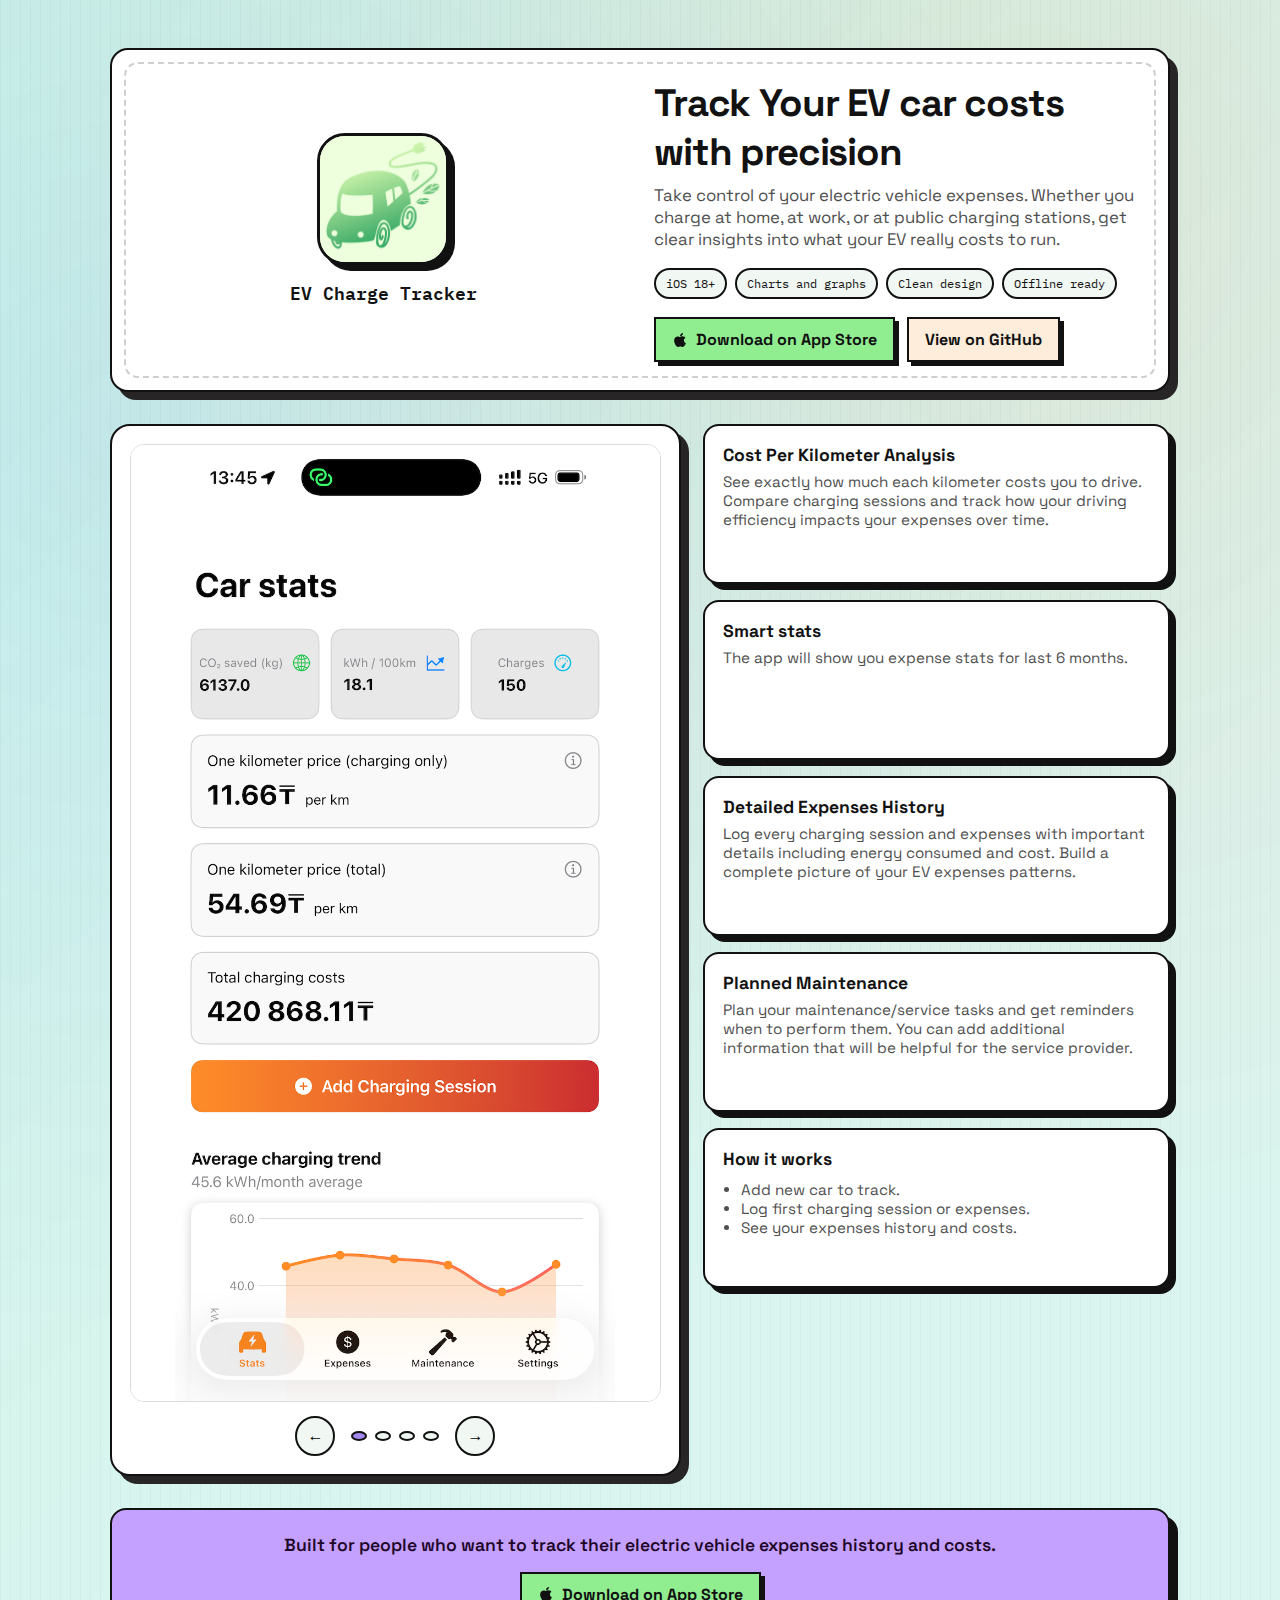
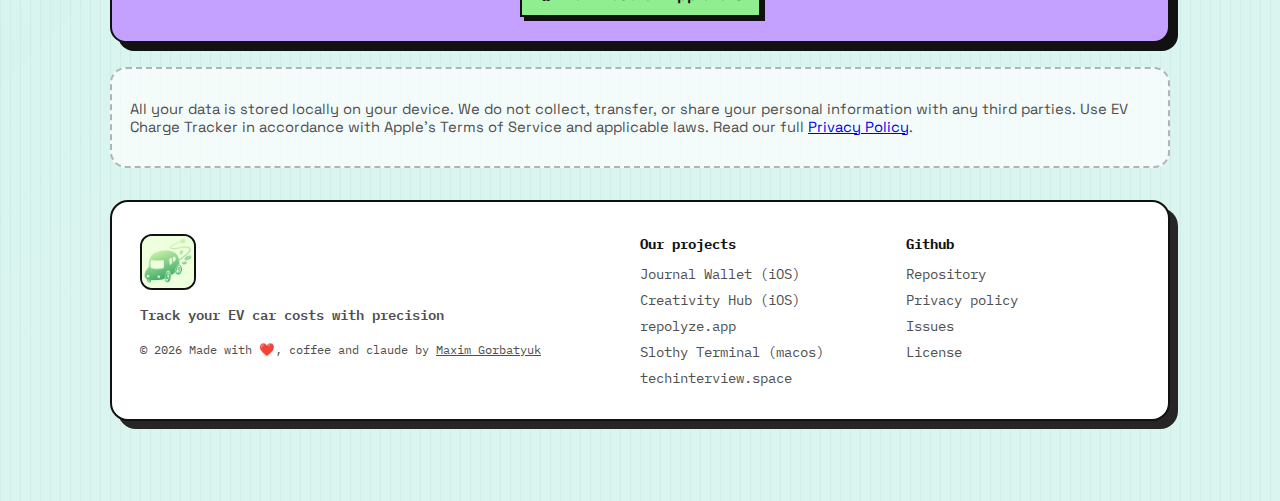
<file: docs/index.html>
<!DOCTYPE html>
<html lang="en">

<head>
  <meta charset="UTF-8">
  <meta name="viewport" content="width=device-width, initial-scale=1.0">
  <title>EV Charge Tracker - Track Your Electric Vehicle Expenses Costs</title>
  <meta name="theme-color" content="#daf5f0" />

  <meta name="description"
    content="Track your electric vehicle charging sessions and expenses, monitor costs per kilometer, and optimize your EV charging experience with our iOS app.">
  <meta name="author" content="Maxim Gorbatyuk">

  <!-- Open Graph / Facebook -->
  <meta property="og:type" content="website">
  <meta property="og:url" content="https://mgorbatyuk.dev/ev-charging-tracker/">
  <meta property="og:title" content="EV Charge Tracker - Track Your Electric Vehicle Expenses Costs">
  <meta property="og:description"
    content="Track your electric vehicle charging sessions and expenses, monitor costs per kilometer, and optimize your EV charging experience with our iOS app.">
  <meta property="og:image" content="https://mgorbatyuk.dev/ev-charging-tracker/assets/app_icon.png">
  <meta property="og:site_name" content="EV Charge Tracker">

  <!-- Twitter -->
  <meta name="twitter:card" content="summary_large_image">
  <meta name="twitter:url" content="https://mgorbatyuk.dev/ev-charging-tracker/">
  <meta name="twitter:title" content="EV Charge Tracker - Track Your Electric Vehicle Expenses Costs">
  <meta name="twitter:description"
    content="Track your electric vehicle charging sessions and expenses, monitor costs per kilometer, and optimize your EV charging experience with our iOS app.">
  <meta name="twitter:image" content="https://mgorbatyuk.dev/ev-charging-tracker/assets/app_icon.png">

  <link rel="preconnect" href="https://fonts.googleapis.com">
  <link rel="preconnect" href="https://fonts.gstatic.com" crossorigin>
  <link rel="icon" href="./assets/app_icon.png" />

  <link rel="stylesheet" href="./brutalism-style.css" />

  <!-- Google tag (gtag.js) -->
  <script async src="https://www.googletagmanager.com/gtag/js?id=G-VEWM0XYMMH"></script>
  <script>
    window.dataLayer = window.dataLayer || [];
    function gtag() { dataLayer.push(arguments); }
    gtag('js', new Date());

    gtag('config', 'G-VEWM0XYMMH');
  </script>
  <script type="application/ld+json">
      {
        "@context": "https://schema.org",
        "@type": "SoftwareApplication",
        "name": "EV Charge Tracker",
        "operatingSystem": "iOS 18+",
        "applicationCategory": "UtilitiesApplication",
        "description": "Track your electric vehicle charging sessions and expenses, monitor costs per kilometer, and optimize your EV charging experience with our iOS app.",
        "url": "https://mgorbatyuk.dev/ev-charging-tracker/",
        "downloadUrl": "https://apps.apple.com/app/id6754165643",
        "author": {
          "@type": "Person",
          "name": "maximgorbatyuk"
        }
      }
    </script>
</head>

<body>
  <main class="page">
    <section class="hero">
      <div class="hero-media">
        <img class="logo" src="./assets/app_icon.png" alt="Application logo" />
        <span class="app-name">EV Charge Tracker</span>
      </div>
      <div>
        <h1>Track Your EV car costs with precision</h1>
        <p>
          Take control of your electric vehicle expenses.
          Whether you charge at home, at work, or at public charging stations, get clear insights into what your EV
          really costs to run.
        </p>
        <div class="badge-row">
          <span class="badge">iOS 18+</span>
          <span class="badge">Charts and graphs</span>
          <span class="badge">Clean design</span>
          <span class="badge">Offline ready</span>
        </div>
        <div class="cta">
          <a class="button" href="https://apps.apple.com/app/id6754165643" target="_blank"><svg class="button-icon"
              xmlns="http://www.w3.org/2000/svg" viewBox="0 0 384 512" width="16" height="16" fill="currentColor">
              <path
                d="M318.7 268.7c-.2-36.7 16.4-64.4 50-84.8-18.8-26.9-47.2-41.7-84.7-44.6-35.5-2.8-74.3 20.7-88.5 20.7-15 0-49.4-19.7-76.4-19.7C63.3 141.2 4 184.8 4 273.5q0 39.3 14.4 81.2c12.8 36.7 59 126.7 107.2 125.2 25.2-.6 43-17.9 75.8-17.9 31.8 0 48.3 17.9 76.4 17.9 48.6-.7 90.4-82.5 102.6-119.3-65.2-30.7-61.7-90-61.7-91.9zm-56.6-164.2c27.3-32.4 24.8-61.9 24-72.5-24.1 1.4-52 16.4-67.9 34.9-17.5 19.8-27.8 44.3-25.6 71.9 26.1 2 49.9-11.4 69.5-34.3z" />
            </svg>Download on App Store</a>
          <a class="button secondary" href="https://github.com/maximgorbatyuk/ev-charging-tracker" target="_blank">View
            on GitHub</a>
        </div>
      </div>
    </section>

    <section class="showcase">
      <div class="carousel">
        <div class="carousel-container">
          <div class="carousel-slides">
            <div class="carousel-slide">
              <img class="carousel-image" src="./assets/car_ride_stats.PNG" alt="App screenshot 1"
                id="car-ride-stats-screen" />
            </div>
            <div class="carousel-slide">
              <img class="carousel-image" src="./assets/car_stats.PNG" alt="App screenshot 2" id="car-stats-screen" />
            </div>
            <div class="carousel-slide">
              <img class="carousel-image" src="./assets/car_expenses.PNG" alt="App screenshot 3"
                id="car-expenses-screen" />
            </div>
            <div class="carousel-slide">
              <img class="carousel-image" src="./assets/planned_maintenance.PNG" alt="App screenshot 3"
                id="planned-maintenance-screen" />
            </div>
          </div>
        </div>
        <div class="carousel-controls">
          <button class="carousel-btn carousel-btn-prev" aria-label="Previous slide">&larr;</button>
          <div class="carousel-dots"></div>
          <button class="carousel-btn carousel-btn-next" aria-label="Next slide">&rarr;</button>
        </div>
      </div>

      <div class="showcase-features">
        <article class="card" style="animation-delay: 0.05s" id="car-ride-stats-article">
          <h3><a href="#" class="screen-link" data-slide="0">Cost Per Kilometer Analysis</a></h3>
          <p>
            See exactly how much each kilometer costs you to drive.
            Compare charging sessions and track how your driving efficiency impacts your expenses over time.
          </p>
        </article>

        <article class="card" style="animation-delay: 0.1s" id="car-stats-article">
          <h3><a href="#" class="screen-link" data-slide="1">Smart stats</a></h3>
          <p>The app will show you expense stats for last 6 months.</p>
        </article>

        <article class="card" style="animation-delay: 0.15s" id="car-expenses-article">
          <h3><a href="#" class="screen-link" data-slide="2">Detailed Expenses History</a></h3>
          <p>
            Log every charging session and expenses with important details including energy consumed and cost.
            Build a complete picture of your EV expenses patterns.
          </p>
        </article>

        <article class="card" style="animation-delay: 0.2s" id="planned-maintenance-article">
          <h3><a href="#" class="screen-link" data-slide="3">Planned Maintenance</a></h3>
          <p>Plan your maintenance/service tasks and get reminders when to perform them.
            You can add additional information that will be helpful for the service provider.</p>
        </article>

        <article class="card" style="animation-delay: 0.2s" id="how-it-works-article">
          <h3>How it works</h3>
          <ul>
            <li>Add new car to track.</li>
            <li>Log first charging session or expenses.</li>
            <li>See your expenses history and costs.</li>
          </ul>
        </article>
      </div>
    </section>

    <section class="callout">
      <div class="callout-text">Built for people who want to track their electric vehicle expenses history and costs.
      </div>

      <a class="button" href="https://apps.apple.com/app/id6754165643" target="_blank"><svg class="button-icon"
          xmlns="http://www.w3.org/2000/svg" viewBox="0 0 384 512" width="16" height="16" fill="currentColor">
          <path
            d="M318.7 268.7c-.2-36.7 16.4-64.4 50-84.8-18.8-26.9-47.2-41.7-84.7-44.6-35.5-2.8-74.3 20.7-88.5 20.7-15 0-49.4-19.7-76.4-19.7C63.3 141.2 4 184.8 4 273.5q0 39.3 14.4 81.2c12.8 36.7 59 126.7 107.2 125.2 25.2-.6 43-17.9 75.8-17.9 31.8 0 48.3 17.9 76.4 17.9 48.6-.7 90.4-82.5 102.6-119.3-65.2-30.7-61.7-90-61.7-91.9zm-56.6-164.2c27.3-32.4 24.8-61.9 24-72.5-24.1 1.4-52 16.4-67.9 34.9-17.5 19.8-27.8 44.3-25.6 71.9 26.1 2 49.9-11.4 69.5-34.3z" />
        </svg>Download on App Store</a>
    </section>

    <section class="legal">
      <p>
        All your data is stored locally on your device. We do not collect, transfer, or share your personal information
        with any third parties.
        Use EV Charge Tracker in accordance with Apple's Terms of Service and applicable laws.
        Read our full <a href="./privacy-policy/">Privacy Policy</a>.
      </p>
    </section>

    <section class="footer">
      <div class="footer-grid">
        <div class="footer-brand">
<img class="footer-logo" src="./assets/app_icon.png" alt="EV Charge Tracker" />
          <p class="footer-slogan">Track your EV car costs with precision</p>
          <p class="footer-copy">&copy; <span id="current-year">2026</span> Made with &#10084;&#65039;, coffee and claude by <a
              href="https://mgorbatyuk.dev?utm_source=ev-charging-tracker&utm_medium=referral&utm_campaign=footer"
              target="_blank">Maxim Gorbatyuk</a></p>
        </div>

        <div class="footer-links">
          <h4>Our projects</h4>
          <ul>
            <li><a href="https://mgorbatyuk.dev/journal-wallet/" target="_blank">Journal Wallet (iOS)</a></li>
            <li><a href="https://mgorbatyuk.dev/creativity-hub/" target="_blank">Creativity Hub (iOS)</a></li>
            <li><a href="https://repolyze.app/" target="_blank">repolyze.app</a></li>
            <li><a href="https://mgorbatyuk.dev/slothy-terminal/" target="_blank">Slothy Terminal (macos)</a></li>
            <li><a href="https://techinterview.space/" target="_blank">techinterview.space</a></li>
          </ul>
        </div>

        <div class="footer-links">
          <h4>Github</h4>
          <ul>
            <li><a href="https://github.com/maximgorbatyuk/ev-charging-tracker" target="_blank">Repository</a></li>
            <li><a href="./privacy-policy/">Privacy policy</a></li>
            <li><a href="https://github.com/maximgorbatyuk/ev-charging-tracker/issues" target="_blank">Issues</a></li>
            <li><a href="https://github.com/maximgorbatyuk/ev-charging-tracker/blob/main/LICENSE" target="_blank">License</a></li>
          </ul>
        </div>
      </div>
    </section>
  </main>
</body>
<script>
  // Update year dynamically
  document.getElementById('current-year').textContent = new Date().getFullYear();

  // Carousel functionality
  (function () {
    const slides = document.querySelectorAll('.carousel-slide');
    const slidesContainer = document.querySelector('.carousel-slides');
    const dotsContainer = document.querySelector('.carousel-dots');
    const prevBtn = document.querySelector('.carousel-btn-prev');
    const nextBtn = document.querySelector('.carousel-btn-next');

    let currentIndex = 0;
    const totalSlides = slides.length;

    // Create dots
    slides.forEach((_, index) => {
      const dot = document.createElement('button');
      dot.classList.add('carousel-dot');
      if (index === 0) dot.classList.add('active');
      dot.setAttribute('aria-label', `Go to slide ${index + 1}`);
      dot.addEventListener('click', () => goToSlide(index));
      dotsContainer.appendChild(dot);
    });

    const dots = document.querySelectorAll('.carousel-dot');

    function updateCarousel() {
      slidesContainer.style.transform = `translateX(-${currentIndex * 100}%)`;
      dots.forEach((dot, index) => {
        dot.classList.toggle('active', index === currentIndex);
      });
    }

    function goToSlide(index) {
      currentIndex = index;
      updateCarousel();
    }

    function nextSlide() {
      currentIndex = (currentIndex + 1) % totalSlides;
      updateCarousel();
    }

    function prevSlide() {
      currentIndex = (currentIndex - 1 + totalSlides) % totalSlides;
      updateCarousel();
    }

    prevBtn.addEventListener('click', prevSlide);
    nextBtn.addEventListener('click', nextSlide);

    // Handle article title links to navigate carousel
    document.querySelectorAll('.screen-link').forEach(link => {
      link.addEventListener('click', (e) => {
        e.preventDefault();
        const slideIndex = parseInt(link.dataset.slide, 10);
        goToSlide(slideIndex);
      });
    });
  })();
</script>

</html>
</file>
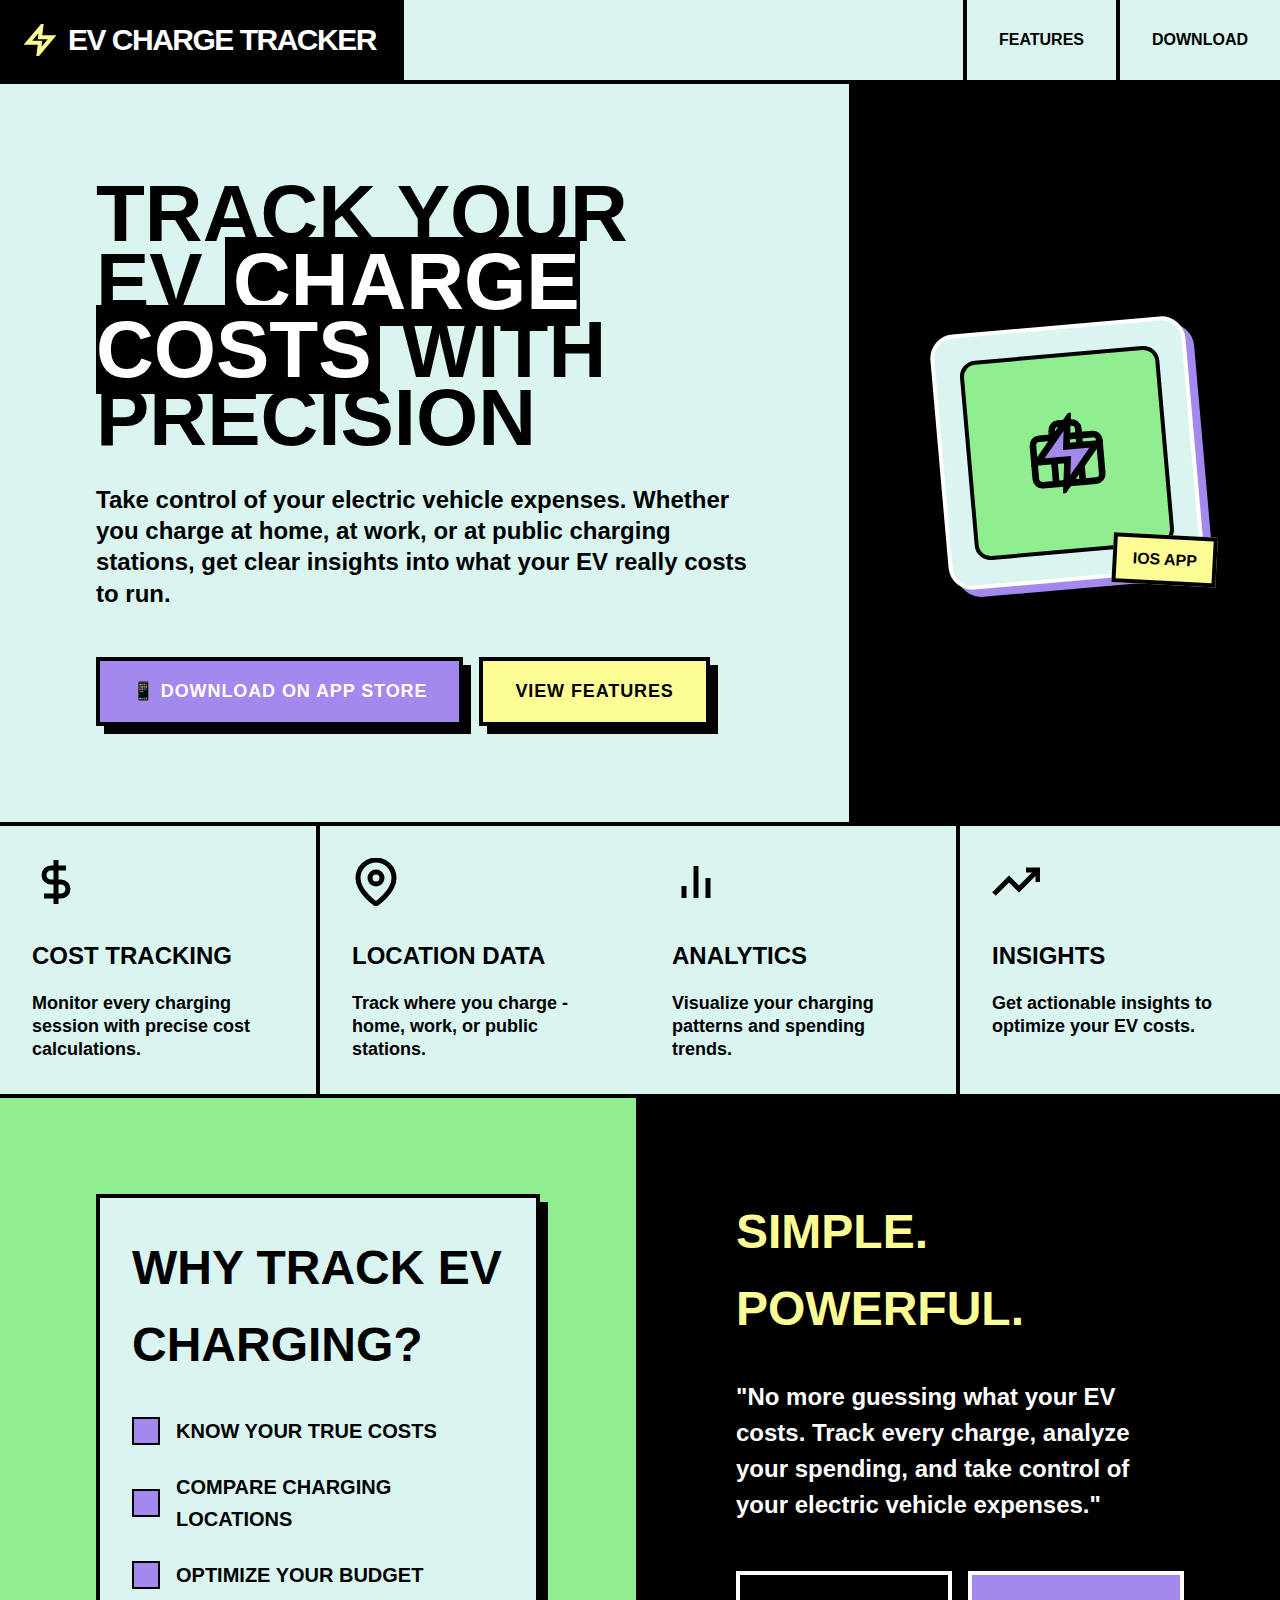
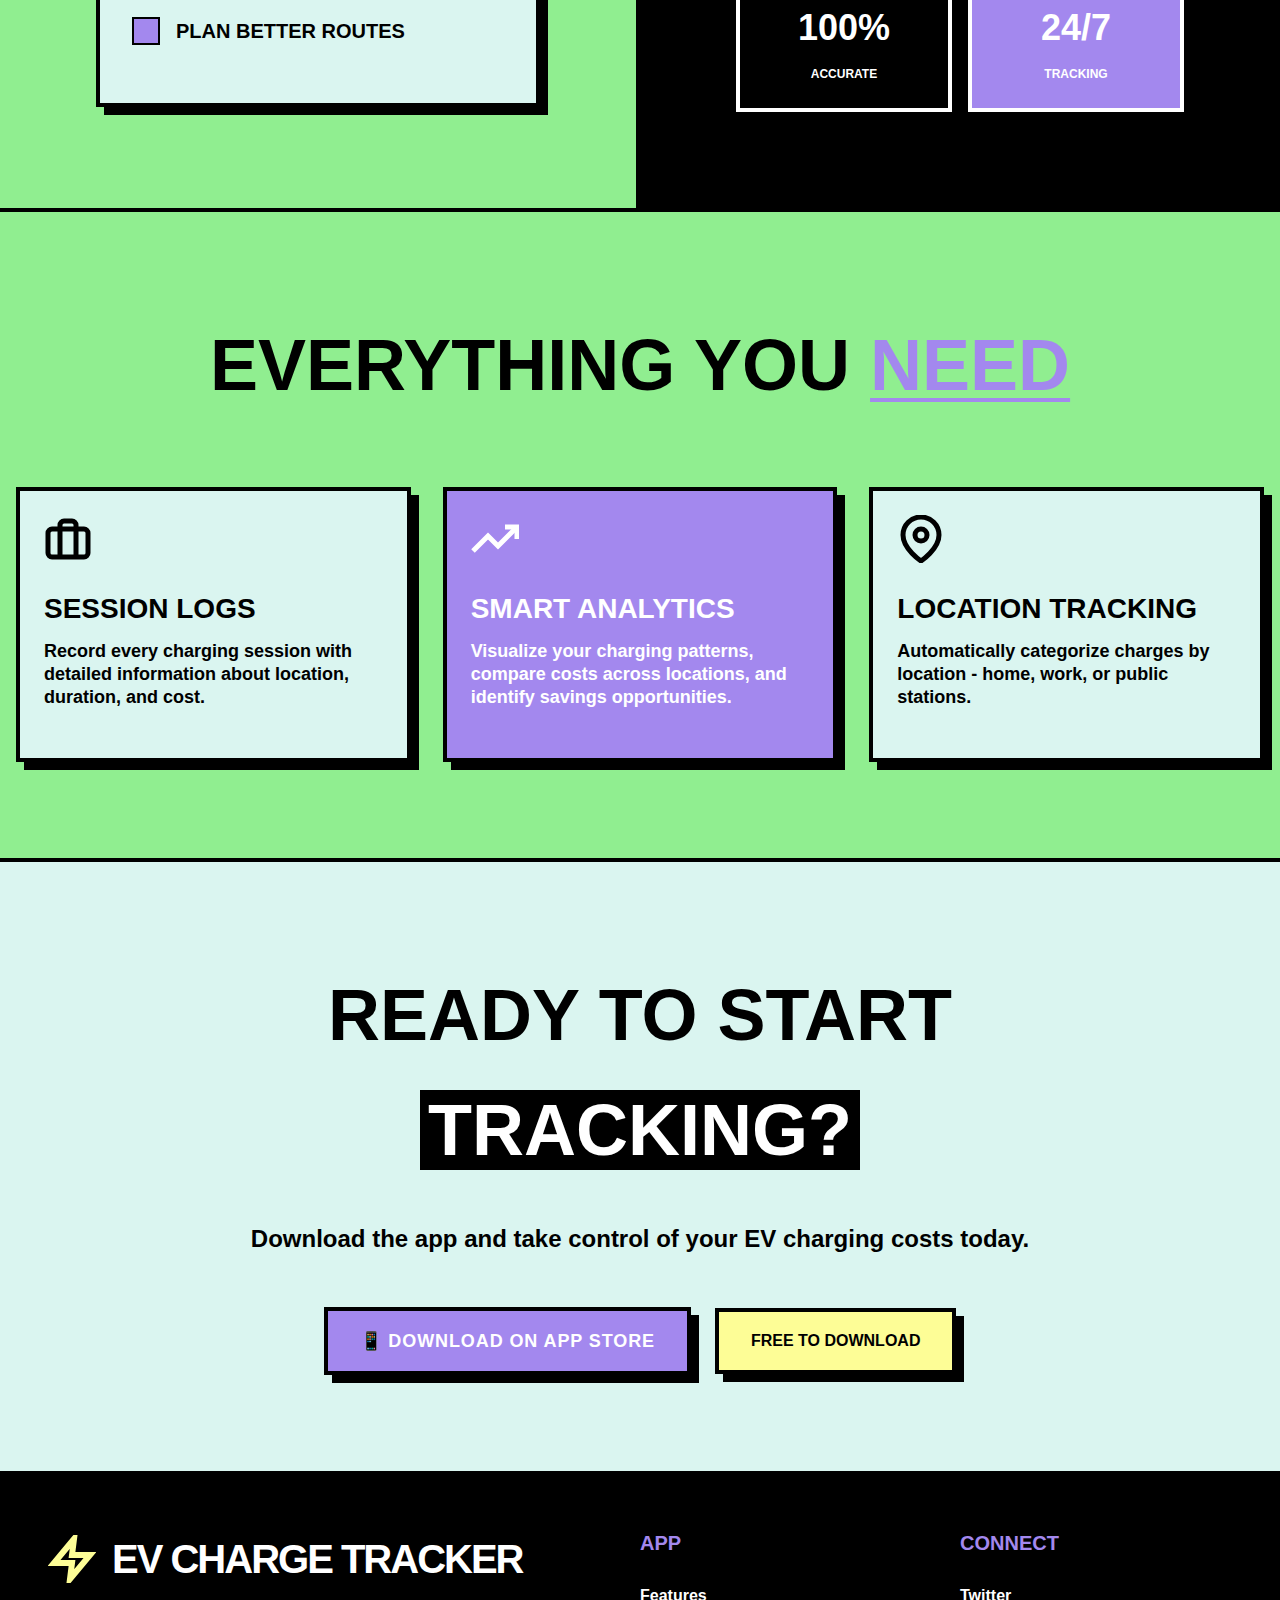
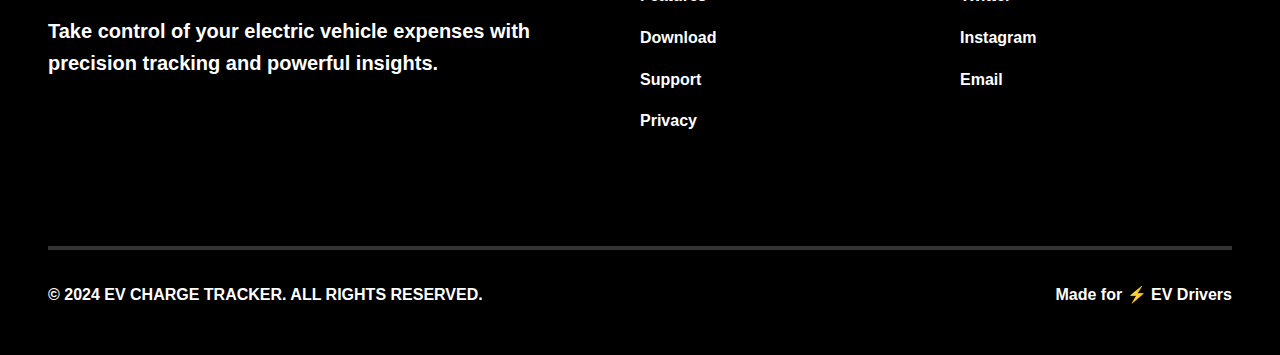
<file: docs/brutalism-index.html>
<!DOCTYPE html>
<html lang="en">
<head>
  <meta charset="UTF-8">
    <meta name="viewport" content="width=device-width, initial-scale=1.0">
    <title>EV Charge Tracker - Track Your Electric Vehicle Expenses Costs</title>
    <meta name="description" content="Track your electric vehicle charging sessions and expenses, monitor costs per kilometer, and optimize your EV charging experience with our iOS app.">
    <meta name="author" content="Maxim Gorbatyuk">
    
    <!-- Open Graph / Facebook -->
    <meta property="og:type" content="website">
    <meta property="og:url" content="https://mgorbatyuk.dev/ev-charging-tracker/">
    <meta property="og:title" content="EV Charge Tracker - Track Your Electric Vehicle Expenses Costs">
    <meta property="og:description" content="Track your electric vehicle charging sessions and expenses, monitor costs per kilometer, and optimize your EV charging experience with our iOS app.">
    <meta property="og:image" content="https://mgorbatyuk.dev/ev-charging-tracker/app_icon.png">
    <meta property="og:site_name" content="EV Charge Tracker">
    
    <!-- Twitter -->
    <meta name="twitter:card" content="summary_large_image">
    <meta name="twitter:url" content="https://mgorbatyuk.dev/ev-charging-tracker/">
    <meta name="twitter:title" content="EV Charge Tracker - Track Your Electric Vehicle Expenses Costs">
    <meta name="twitter:description" content="Track your electric vehicle charging sessions and expenses, monitor costs per kilometer, and optimize your EV charging experience with our iOS app.">
    <meta name="twitter:image" content="https://mgorbatyuk.dev/ev-charging-tracker/app_icon.png">
    
    <link rel="preconnect" href="https://fonts.googleapis.com">
    <link rel="preconnect" href="https://fonts.gstatic.com" crossorigin>
    <link href="https://fonts.googleapis.com/css2?family=Montserrat:wght@300;400;500;600;700;800&display=swap" rel="stylesheet">
  <style>
    * {
      margin: 0;
      padding: 0;
      box-sizing: border-box;
    }
    :root {
      --brutal-purple: #a388ee;
      --brutal-green: #90ee90;
      --brutal-mint: #daf5f0;
      --brutal-yellow: #fdfd96;
      --brutal-black: #000000;
      --brutal-white: #ffffff;
    }
    body {
      font-family: Arial, Helvetica, sans-serif;
      background-color: var(--brutal-green);
      color: var(--brutal-black);
      line-height: 1.6;
    }
    ::selection {
      background-color: var(--brutal-purple);
      color: var(--brutal-white);
    }
    /* Navigation */
    .nav {
      border-bottom: 4px solid var(--brutal-black);
      background-color: var(--brutal-mint);
      position: sticky;
      top: 0;
      z-index: 50;
    }
    .nav-container {
      max-width: 1280px;
      margin: 0 auto;
      display: flex;
      justify-content: space-between;
      align-items: stretch;
      height: 80px;
    }
    .nav-logo {
      display: flex;
      align-items: center;
      padding: 0 24px;
      border-right: 4px solid var(--brutal-black);
      background-color: var(--brutal-black);
      color: var(--brutal-white);
    }
    .nav-logo svg {
      margin-right: 12px;
      color: var(--brutal-yellow);
    }
    .nav-logo span {
      font-size: 24px;
      font-weight: 900;
      text-transform: uppercase;
      letter-spacing: -0.05em;
    }
    .nav-links {
      display: none;
      align-items: stretch;
    }
    .nav-links a {
      display: flex;
      align-items: center;
      padding: 0 32px;
      font-weight: bold;
      text-transform: uppercase;
      text-decoration: none;
      color: var(--brutal-black);
      border-left: 4px solid var(--brutal-black);
      transition: all 0.2s;
    }
    .nav-links a:hover {
      background-color: var(--brutal-black);
      color: var(--brutal-white);
    }
    .nav-toggle {
      display: flex;
      align-items: center;
      justify-content: center;
      padding: 0 24px;
      border-left: 4px solid var(--brutal-black);
      background-color: var(--brutal-purple);
      color: var(--brutal-white);
      border: none;
      cursor: pointer;
      font-size: 24px;
    }
    .mobile-menu {
      display: none;
      border-bottom: 4px solid var(--brutal-black);
      background-color: var(--brutal-mint);
    }
    .mobile-menu.active {
      display: block;
    }
    .mobile-menu a {
      display: block;
      padding: 16px 24px;
      font-weight: 900;
      text-transform: uppercase;
      text-decoration: none;
      color: var(--brutal-black);
      border-bottom: 4px solid var(--brutal-black);
    }
    .mobile-menu a:last-child {
      border-bottom: none;
    }
    .mobile-menu a:hover {
      background-color: var(--brutal-black);
      color: var(--brutal-white);
    }
    /* Hero Section */
    .hero {
      display: grid;
      grid-template-columns: 1fr;
      border-bottom: 4px solid var(--brutal-black);
    }
    .hero-content {
      padding: 64px 32px;
      display: flex;
      flex-direction: column;
      justify-content: center;
      border-bottom: 4px solid var(--brutal-black);
      background-color: var(--brutal-mint);
    }
    .hero-title {
      font-size: 48px;
      font-weight: 900;
      text-transform: uppercase;
      line-height: 0.85;
      margin-bottom: 32px;
    }
    .hero-title span {
      background-color: var(--brutal-black);
      color: var(--brutal-white);
      padding: 0 8px;
    }
    .hero-subtitle {
      font-size: 20px;
      font-weight: bold;
      margin-bottom: 48px;
      max-width: 700px;
      line-height: 1.3;
    }
    .hero-buttons {
      display: flex;
      flex-direction: column;
      gap: 16px;
    }
    .hero-image {
      background-color: var(--brutal-black);
      padding: 32px;
      display: flex;
      align-items: center;
      justify-content: center;
      min-height: 400px;
      position: relative;
      overflow: hidden;
    }
    .app-icon {
      width: 256px;
      height: 256px;
      background-color: var(--brutal-mint);
      border: 4px solid var(--brutal-white);
      border-radius: 24px;
      padding: 24px;
      transform: rotate(-5deg);
      box-shadow: 8px 8px 0px 0px var(--brutal-purple);
      position: relative;
    }
    .app-icon-inner {
      width: 100%;
      height: 100%;
      background-color: var(--brutal-green);
      border: 4px solid var(--brutal-black);
      border-radius: 16px;
      display: flex;
      align-items: center;
      justify-content: center;
      position: relative;
    }
    .app-badge {
      position: absolute;
      bottom: -16px;
      right: -16px;
      background-color: var(--brutal-yellow);
      border: 4px solid var(--brutal-black);
      padding: 8px 16px;
      font-weight: 900;
      text-transform: uppercase;
      transform: rotate(8deg);
    }
    /* Button Styles */
    .btn {
      font-family: Arial, Helvetica, sans-serif;
      font-weight: 900;
      text-transform: uppercase;
      letter-spacing: 0.05em;
      border: 4px solid var(--brutal-black);
      padding: 16px 32px;
      font-size: 18px;
      cursor: pointer;
      transition: transform 0.1s;
      text-decoration: none;
      display: inline-flex;
      align-items: center;
      justify-content: center;
      text-align: center;
    }
    .btn:active {
      transform: translate(4px, 4px);
      box-shadow: none !important;
    }
    .btn-primary {
      background-color: var(--brutal-purple);
      color: var(--brutal-white);
      box-shadow: 8px 8px 0px 0px var(--brutal-black);
    }
    .btn-primary:hover {
      background-color: #8b6fd9;
    }
    .btn-secondary {
      background-color: var(--brutal-yellow);
      color: var(--brutal-black);
      box-shadow: 8px 8px 0px 0px var(--brutal-black);
    }
    .btn-secondary:hover {
      background-color: #f5f57d;
    }
    .btn-outline {
      background-color: transparent;
      color: var(--brutal-black);
      border: 4px solid var(--brutal-black);
    }
    .btn-outline:hover {
      background-color: var(--brutal-black);
      color: var(--brutal-white);
    }
    /* Features Grid */
    .features {
      display: grid;
      grid-template-columns: 1fr;
      border-bottom: 4px solid var(--brutal-black);
    }
    .feature {
      padding: 32px;
      border-bottom: 4px solid var(--brutal-black);
      background-color: var(--brutal-mint);
      transition: all 0.2s;
      cursor: pointer;
    }
    .feature:last-child {
      border-bottom: none;
    }
    .feature:hover {
      background-color: var(--brutal-purple);
      color: var(--brutal-white);
    }
    .feature svg {
      margin-bottom: 24px;
    }
    .feature h3 {
      font-size: 24px;
      font-weight: 900;
      text-transform: uppercase;
      margin-bottom: 16px;
    }
    .feature p {
      font-weight: bold;
      font-size: 18px;
      line-height: 1.3;
    }
    /* Content Split */
    .content-split {
      display: grid;
      grid-template-columns: 1fr;
      border-bottom: 4px solid var(--brutal-black);
    }
    .content-left {
      padding: 48px;
      border-bottom: 4px solid var(--brutal-black);
      background-color: var(--brutal-green);
    }
    .content-card {
      background-color: var(--brutal-mint);
      border: 4px solid var(--brutal-black);
      padding: 32px;
      box-shadow: 8px 8px 0px 0px var(--brutal-black);
    }
    .content-card h2 {
      font-size: 40px;
      font-weight: 900;
      text-transform: uppercase;
      margin-bottom: 32px;
    }
    .content-card ul {
      list-style: none;
    }
    .content-card li {
      display: flex;
      align-items: center;
      font-size: 20px;
      font-weight: bold;
      text-transform: uppercase;
      margin-bottom: 24px;
    }
    .content-card li::before {
      content: '';
      width: 24px;
      height: 24px;
      background-color: var(--brutal-purple);
      border: 2px solid var(--brutal-black);
      margin-right: 16px;
      flex-shrink: 0;
    }
    .content-right {
      padding: 48px;
      background-color: var(--brutal-black);
      color: var(--brutal-white);
      display: flex;
      flex-direction: column;
      justify-content: center;
    }
    .content-right h2 {
      font-size: 40px;
      font-weight: 900;
      text-transform: uppercase;
      margin-bottom: 32px;
      color: var(--brutal-yellow);
    }
    .content-right p {
      font-size: 20px;
      font-weight: bold;
      margin-bottom: 48px;
      line-height: 1.5;
    }
    .stats-grid {
      display: grid;
      grid-template-columns: 1fr 1fr;
      gap: 16px;
    }
    .stat {
      border: 4px solid var(--brutal-white);
      padding: 24px;
      text-align: center;
    }
    .stat:last-child {
      background-color: var(--brutal-purple);
    }
    .stat-value {
      font-size: 36px;
      font-weight: 900;
      margin-bottom: 8px;
    }
    .stat-label {
      font-weight: bold;
      text-transform: uppercase;
      font-size: 12px;
    }
    /* App Features */
    .app-features {
      padding: 96px 16px;
      background-color: var(--brutal-green);
    }
    .app-features-container {
      max-width: 1280px;
      margin: 0 auto;
    }
    .app-features h2 {
      font-size: 56px;
      font-weight: 900;
      text-transform: uppercase;
      text-align: center;
      margin-bottom: 64px;
    }
    .app-features h2 span {
      color: var(--brutal-purple);
      text-decoration: underline;
      text-decoration-thickness: 4px;
      text-underline-offset: 8px;
    }
    .features-grid {
      display: grid;
      grid-template-columns: 1fr;
      gap: 32px;
    }
    .feature-card {
      border: 4px solid var(--brutal-black);
      background-color: var(--brutal-mint);
      padding: 24px;
      box-shadow: 8px 8px 0px 0px var(--brutal-black);
    }
    .feature-card.featured {
      background-color: var(--brutal-purple);
      color: var(--brutal-white);
    }
    .feature-card svg {
      margin-bottom: 16px;
    }
    .feature-card h3 {
      font-size: 28px;
      font-weight: 900;
      text-transform: uppercase;
      margin-bottom: 8px;
    }
    .feature-card p {
      font-weight: bold;
      font-size: 18px;
      line-height: 1.3;
      margin-bottom: 24px;
    }
    /* Download CTA */
    .download-cta {
      border-top: 4px solid var(--brutal-black);
      border-bottom: 4px solid var(--brutal-black);
      background-color: var(--brutal-mint);
      padding: 96px 16px;
      text-align: center;
    }
    .download-cta-container {
      max-width: 900px;
      margin: 0 auto;
    }
    .download-cta h2 {
      font-size: 56px;
      font-weight: 900;
      text-transform: uppercase;
      margin-bottom: 32px;
    }
    .download-cta h2 span {
      background-color: var(--brutal-black);
      color: var(--brutal-white);
      padding: 0 8px;
    }
    .download-cta p {
      font-size: 24px;
      font-weight: bold;
      margin-bottom: 48px;
    }
    .download-buttons {
      display: flex;
      flex-direction: column;
      gap: 24px;
      align-items: center;
      justify-content: center;
    }
    .free-badge {
      background-color: var(--brutal-yellow);
      border: 4px solid var(--brutal-black);
      padding: 16px 32px;
      font-weight: 900;
      text-transform: uppercase;
      box-shadow: 8px 8px 0px 0px var(--brutal-black);
    }
    /* Footer */
    .footer {
      background-color: var(--brutal-black);
      color: var(--brutal-white);
      border-top: 4px solid var(--brutal-black);
      padding: 48px;
    }
    .footer-container {
      max-width: 1280px;
      margin: 0 auto;
    }
    .footer-grid {
      display: grid;
      grid-template-columns: 1fr;
      gap: 48px;
      margin-bottom: 96px;
    }
    .footer-brand {
      display: flex;
      align-items: center;
      margin-bottom: 24px;
    }
    .footer-brand svg {
      margin-right: 16px;
      color: var(--brutal-yellow);
    }
    .footer-brand h2 {
      font-size: 40px;
      font-weight: 900;
      text-transform: uppercase;
      letter-spacing: -0.05em;
    }
    .footer-description {
      font-size: 20px;
      font-weight: bold;
      max-width: 500px;
    }
    .footer-section h4 {
      font-size: 20px;
      font-weight: 900;
      text-transform: uppercase;
      margin-bottom: 24px;
      color: var(--brutal-purple);
    }
    .footer-section ul {
      list-style: none;
    }
    .footer-section li {
      margin-bottom: 16px;
    }
    .footer-section a {
      color: var(--brutal-white);
      text-decoration: none;
      font-weight: bold;
    }
    .footer-section a:hover {
      color: var(--brutal-purple);
      text-decoration: underline;
      text-decoration-thickness: 4px;
      text-underline-offset: 4px;
    }
    .footer-bottom {
      padding-top: 32px;
      border-top: 4px solid rgba(255, 255, 255, 0.2);
      display: flex;
      flex-direction: column;
      align-items: center;
      font-weight: bold;
      text-align: center;
      gap: 16px;
    }
    .footer-bottom span {
      color: var(--brutal-yellow);
    }
    /* Responsive */
    @media (min-width: 768px) {
      .nav-links {
        display: flex;
      }
      .nav-toggle {
        display: none;
      }
      .nav-logo span {
        font-size: 30px;
      }
      .hero {
        grid-template-columns: 2fr 1fr;
      }
      .hero-content {
        border-bottom: none;
        border-right: 4px solid var(--brutal-black);
        padding: 96px;
      }
      .hero-title {
        font-size: 80px;
      }
      .hero-subtitle {
        font-size: 24px;
      }
      .hero-buttons {
        flex-direction: row;
      }
      .features {
        grid-template-columns: repeat(2, 1fr);
      }
      .feature {
        border-right: 4px solid var(--brutal-black);
        border-bottom: none;
      }
      .feature:nth-child(2n) {
        border-right: none;
      }
      .content-split {
        grid-template-columns: 1fr 1fr;
      }
      .content-left {
        border-bottom: none;
        border-right: 4px solid var(--brutal-black);
        padding: 96px;
      }
      .content-right {
        padding: 96px;
      }
      .content-card h2 {
        font-size: 48px;
      }
      .content-right h2 {
        font-size: 48px;
      }
      .content-right p {
        font-size: 24px;
      }
      .app-features h2 {
        font-size: 72px;
      }
      .features-grid {
        grid-template-columns: repeat(3, 1fr);
      }
      .download-cta h2 {
        font-size: 72px;
      }
      .download-buttons {
        flex-direction: row;
      }
      .footer-grid {
        grid-template-columns: 2fr 1fr 1fr;
      }
      .footer-bottom {
        flex-direction: row;
        justify-content: space-between;
      }
    }
    @media (min-width: 1024px) {
      .features {
        grid-template-columns: repeat(4, 1fr);
      }
      .feature {
        border-right: 4px solid var(--brutal-black);
      }
      .feature:last-child {
        border-right: none;
      }
    }
  </style>
</head>
<body>
  <!-- Navigation -->
  <nav class="nav">
    <div class="nav-container">
      <div class="nav-logo">
        <svg width="32" height="32" viewBox="0 0 24 24" fill="none" stroke="currentColor" stroke-width="3">
          <polygon points="13 2 3 14 12 14 11 22 21 10 12 10 13 2"></polygon>
        </svg>
        <span>EV CHARGE TRACKER</span>
      </div>
      <div class="nav-links">
        <a href="#features">Features</a>
        <a href="#download">Download</a>
      </div>
      <button class="nav-toggle" onclick="toggleMenu()">☰</button>
    </div>
  </nav>
  <!-- Mobile Menu -->
  <div class="mobile-menu" id="mobileMenu">
    <a href="#features" onclick="toggleMenu()">Features</a>
    <a href="#download" onclick="toggleMenu()">Download</a>
  </div>
  <!-- Hero Section -->
  <header class="hero">
    <div class="hero-content">
      <h1 class="hero-title">
        Track Your EV <span>Charge Costs</span> with Precision
      </h1>
      <p class="hero-subtitle">
        Take control of your electric vehicle expenses. Whether you charge at home, at work, or at public charging stations, get clear insights into what your EV really costs to run.
      </p>
      <div class="hero-buttons">
        <a href="#download" class="btn btn-primary">
          📱 Download on App Store
        </a>
        <a href="#features" class="btn btn-secondary">
          View Features
        </a>
      </div>
    </div>
    <div class="hero-image">
      <div class="app-icon">
        <div class="app-icon-inner">
          <svg width="80" height="80" viewBox="0 0 24 24" fill="none" stroke="currentColor" stroke-width="2">
            <rect x="2" y="7" width="20" height="14" rx="2" ry="2"></rect>
            <path d="M16 21V5a2 2 0 0 0-2-2h-4a2 2 0 0 0-2 2v16"></path>
            <polygon points="13 2 3 14 12 14 11 22 21 10 12 10 13 2" fill="var(--brutal-purple)"></polygon>
          </svg>
        </div>
        <div class="app-badge">iOS App</div>
      </div>
    </div>
  </header>
  <!-- Features Grid -->
  <section id="features" class="features">
    <div class="feature">
      <svg width="48" height="48" viewBox="0 0 24 24" fill="none" stroke="currentColor" stroke-width="2.5">
        <line x1="12" y1="1" x2="12" y2="23"></line>
        <path d="M17 5H9.5a3.5 3.5 0 0 0 0 7h5a3.5 3.5 0 0 1 0 7H6"></path>
      </svg>
      <h3>Cost Tracking</h3>
      <p>Monitor every charging session with precise cost calculations.</p>
    </div>
    <div class="feature">
      <svg width="48" height="48" viewBox="0 0 24 24" fill="none" stroke="currentColor" stroke-width="2.5">
        <path d="M21 10c0 7-9 13-9 13s-9-6-9-13a9 9 0 0 1 18 0z"></path>
        <circle cx="12" cy="10" r="3"></circle>
      </svg>
      <h3>Location Data</h3>
      <p>Track where you charge - home, work, or public stations.</p>
    </div>
    <div class="feature">
      <svg width="48" height="48" viewBox="0 0 24 24" fill="none" stroke="currentColor" stroke-width="2.5">
        <line x1="18" y1="20" x2="18" y2="10"></line>
        <line x1="12" y1="20" x2="12" y2="4"></line>
        <line x1="6" y1="20" x2="6" y2="14"></line>
      </svg>
      <h3>Analytics</h3>
      <p>Visualize your charging patterns and spending trends.</p>
    </div>
    <div class="feature">
      <svg width="48" height="48" viewBox="0 0 24 24" fill="none" stroke="currentColor" stroke-width="2.5">
        <polyline points="23 6 13.5 15.5 8.5 10.5 1 18"></polyline>
        <polyline points="17 6 23 6 23 12"></polyline>
      </svg>
      <h3>Insights</h3>
      <p>Get actionable insights to optimize your EV costs.</p>
    </div>
  </section>
  <!-- Content Split -->
  <section class="content-split">
    <div class="content-left">
      <div class="content-card">
        <h2>Why Track EV Charging?</h2>
        <ul>
          <li>Know your true costs</li>
          <li>Compare charging locations</li>
          <li>Optimize your budget</li>
          <li>Plan better routes</li>
        </ul>
      </div>
    </div>
    <div class="content-right">
      <h2>Simple. Powerful.</h2>
      <p>"No more guessing what your EV costs. Track every charge, analyze your spending, and take control of your electric vehicle expenses."</p>
      <div class="stats-grid">
        <div class="stat">
          <div class="stat-value">100%</div>
          <div class="stat-label">Accurate</div>
        </div>
        <div class="stat">
          <div class="stat-value">24/7</div>
          <div class="stat-label">Tracking</div>
        </div>
      </div>
    </div>
  </section>
  <!-- App Features -->
  <section class="app-features">
    <div class="app-features-container">
      <h2>Everything You <span>Need</span></h2>
      <div class="features-grid">
        <div class="feature-card">
          <svg width="48" height="48" viewBox="0 0 24 24" fill="none" stroke="currentColor" stroke-width="2.5">
            <rect x="2" y="7" width="20" height="14" rx="2" ry="2"></rect>
            <path d="M16 21V5a2 2 0 0 0-2-2h-4a2 2 0 0 0-2 2v16"></path>
          </svg>
          <h3>Session Logs</h3>
          <p>Record every charging session with detailed information about location, duration, and cost.</p>
        </div>
        <div class="feature-card featured">
          <svg width="48" height="48" viewBox="0 0 24 24" fill="none" stroke="currentColor" stroke-width="2.5">
            <polyline points="23 6 13.5 15.5 8.5 10.5 1 18"></polyline>
            <polyline points="17 6 23 6 23 12"></polyline>
          </svg>
          <h3>Smart Analytics</h3>
          <p>Visualize your charging patterns, compare costs across locations, and identify savings opportunities.</p>
        </div>
        <div class="feature-card">
          <svg width="48" height="48" viewBox="0 0 24 24" fill="none" stroke="currentColor" stroke-width="2.5">
            <path d="M21 10c0 7-9 13-9 13s-9-6-9-13a9 9 0 0 1 18 0z"></path>
            <circle cx="12" cy="10" r="3"></circle>
          </svg>
          <h3>Location Tracking</h3>
          <p>Automatically categorize charges by location - home, work, or public stations.</p>
        </div>
      </div>
    </div>
  </section>
  <!-- Download CTA -->
  <section id="download" class="download-cta">
    <div class="download-cta-container">
      <h2>Ready to Start <span>Tracking?</span></h2>
      <p>Download the app and take control of your EV charging costs today.</p>
      <div class="download-buttons">
        <a href="#" class="btn btn-primary">
          📱 Download on App Store
        </a>
        <div class="free-badge">Free to Download</div>
      </div>
    </div>
  </section>
  <!-- Footer -->
  <footer class="footer">
    <div class="footer-container">
      <div class="footer-grid">
        <div>
          <div class="footer-brand">
            <svg width="48" height="48" viewBox="0 0 24 24" fill="none" stroke="currentColor" stroke-width="3">
              <polygon points="13 2 3 14 12 14 11 22 21 10 12 10 13 2"></polygon>
            </svg>
            <h2>EV CHARGE TRACKER</h2>
          </div>
          <p class="footer-description">
            Take control of your electric vehicle expenses with precision tracking and powerful insights.
          </p>
        </div>
        <div class="footer-section">
          <h4>App</h4>
          <ul>
            <li><a href="#features">Features</a></li>
            <li><a href="#download">Download</a></li>
            <li><a href="#">Support</a></li>
            <li><a href="#">Privacy</a></li>
          </ul>
        </div>
        <div class="footer-section">
          <h4>Connect</h4>
          <ul>
            <li><a href="#">Twitter</a></li>
            <li><a href="#">Instagram</a></li>
            <li><a href="#">Email</a></li>
          </ul>
        </div>
      </div>
      <div class="footer-bottom">
        <p>© 2024 EV CHARGE TRACKER. ALL RIGHTS RESERVED.</p>
        <p>Made for <span>⚡</span> EV Drivers</p>
      </div>
    </div>
  </footer>
  <script>
    function toggleMenu() {
      const menu = document.getElementById('mobileMenu');
      menu.classList.toggle('active');
    }
    // Smooth scroll for anchor links
    document.querySelectorAll('a[href^="#"]').forEach(anchor => {
      anchor.addEventListener('click', function (e) {
        e.preventDefault();
        const target = document.querySelector(this.getAttribute('href'));
        if (target) {
          target.scrollIntoView({
            behavior: 'smooth',
            block: 'start'
          });
        }
      });
    });
  </script>
</body>
</html>
</file>
<file: docs/brutalism-style.css>
@import url("https://fonts.googleapis.com/css2?family=Space+Grotesk:wght@400;600;700&family=IBM+Plex+Mono:wght@400;600&display=swap");

:root {
  --bg: #daf5f0;
  --bg-alt: #f1f7f2;
  --ink: #121212;
  --muted: #4f4f4f;
  --call-to-action: #90ee90;
  --call-to-action-dark: #007500;
  --call-to-action-secondary: #ffeddb;
  --accent: #a388ee;
  --accent-dark: #9723c9;
  --accent-very-dark: #1e0628;
  --shock: #c4a1ff;
  --warn: #ff6b1a;
  --card: #ffffff;
  --stroke: #111111;
  --shadow: 8px 8px 0 #272525;
}

*,
*::before,
*::after {
  box-sizing: border-box;
}

html,
body {
  margin: 0;
  padding: 0;
  background: var(--bg);
  color: var(--ink);
  font-family: "Space Grotesk", "Helvetica Neue", sans-serif;
}

body {
  min-height: 100vh;
  background-image:
    linear-gradient(135deg, rgba(22, 219, 101, 0.06), transparent 60%),
    radial-gradient(circle at 10% 20%, rgba(11, 88, 244, 0.08), transparent 45%),
    radial-gradient(circle at 80% 10%, rgba(255, 107, 26, 0.1), transparent 50%),
    repeating-linear-gradient(90deg,
      rgba(0, 0, 0, 0.03),
      rgba(0, 0, 0, 0.03) 1px,
      transparent 1px,
      transparent 10px);
}

.page {
  max-width: 1100px;
  margin: 0 auto;
  padding: 48px 20px 80px;
}

.hero {
  display: grid;
  gap: 28px;
  grid-template-columns: repeat(auto-fit, minmax(260px, 1fr));
  align-items: center;
  padding: 28px;
  background: var(--card);
  border: 2px solid var(--stroke);
  box-shadow: var(--shadow);
  border-radius: 18px;
  position: relative;
  overflow: hidden;
}

.hero::after {
  content: "";
  position: absolute;
  inset: 12px;
  border: 2px dashed rgba(17, 17, 17, 0.2);
  border-radius: 14px;
  pointer-events: none;
}

.hero-media {
  display: flex;
  flex-direction: column;
  align-items: center;
  justify-content: center;
  gap: 12px;
}

.app-name {
  font-family: "IBM Plex Mono", monospace;
  font-size: 1.1rem;
  font-weight: 600;
  color: var(--ink);
}

.logo {
  width: 132px;
  height: 132px;
  border-radius: 28px;
  border: 3px solid var(--stroke);
  background: #fff;
  box-shadow: 6px 6px 0 var(--stroke);
  animation: pop 700ms ease-out;
}

.hero h1 {
  font-size: clamp(2rem, 3vw, 2.8rem);
  margin: 0 0 8px;
  letter-spacing: -0.03em;
}

.hero p {
  margin: 0;
  color: var(--muted);
  font-size: 1.05rem;
}

.badge-row {
  display: flex;
  flex-wrap: wrap;
  gap: 8px;
  margin-top: 18px;
}

.badge {
  padding: 6px 10px;
  border: 2px solid var(--stroke);
  border-radius: 999px;
  background: var(--bg-alt);
  font-family: "IBM Plex Mono", monospace;
  font-size: 0.75rem;
  transition: background 0.2s ease;
}

.badge:hover {
  background: #d9e8da;
}

.cta {
  display: flex;
  flex-wrap: wrap;
  gap: 12px;
  margin-top: 18px;

  .button {
    background: var(--call-to-action);
  }

  .button.secondary {
    background: var(--call-to-action-secondary);
  }
}

.button {
  display: inline-flex;
  align-items: center;
  gap: 8px;
  padding: 10px 16px;
  border: 2px solid var(--stroke);
  background: var(--accent);
  color: #111;
  font-weight: 700;
  text-decoration: none;
  box-shadow: 4px 4px 0 var(--stroke);
  transition: transform 120ms ease, box-shadow 120ms ease;
}

.button-icon {
  flex-shrink: 0;
}

.button.secondary {
  background: #fff;
}

.button:hover {
  transform: translate(-2px, -2px);
  box-shadow: 6px 6px 0 var(--stroke);
}

.grid {
  margin-top: 32px;
  display: grid;
  gap: 20px;
  grid-template-columns: repeat(auto-fit, minmax(240px, 1fr));
}

.showcase {
  margin-top: 32px;
  display: grid;
  grid-template-columns: minmax(240px, 1.1fr) minmax(240px, 0.9fr);
  gap: 22px;
  align-items: start;
}

.carousel {
  margin: 0;
  padding: 18px;
  border: 2px solid var(--stroke);
  border-radius: 20px;
  background: var(--card);
  box-shadow: var(--shadow);
}

.carousel-container {
  overflow: hidden;
  border-radius: 14px;
  border: 1px solid rgba(17, 17, 17, 0.15);
}

.carousel-slides {
  display: flex;
  transition: transform 0.4s ease;
}

.carousel-slide {
  min-width: 100%;
  height: auto;
  display: flex;
  align-items: center;
  justify-content: center;
  background: #fff;
}

.carousel-controls {
  display: flex;
  align-items: center;
  justify-content: center;
  gap: 16px;
  margin-top: 14px;
}

.carousel-btn {
  width: 40px;
  height: 40px;
  border: 2px solid var(--stroke);
  border-radius: 50%;
  background: var(--bg-alt);
  font-size: 1rem;
  cursor: pointer;
  transition: background 0.2s ease;
}

.carousel-btn:hover {
  background: #d9e8da;
}

.carousel-dots {
  display: flex;
  gap: 8px;
}

.carousel-dot {
  width: 10px;
  height: 10px;
  border: 2px solid var(--stroke);
  border-radius: 50%;
  background: var(--bg-alt);
  cursor: pointer;
  transition: background 0.2s ease;
}

.carousel-dot.active,
.carousel-dot:hover {
  background: var(--accent);
}

.carousel-image {
  width: 100%;
  max-width: 440px;
  margin: 0 auto;
  display: block;
}

.showcase-features {
  display: grid;
  gap: 16px;
}

@media (max-width: 860px) {
  .showcase {
    grid-template-columns: 1fr;
  }

  .carousel-image {
    max-width: 220px;
  }
}

.card {
  padding: 18px;
  border: 2px solid var(--stroke);
  border-radius: 16px;
  background: var(--card);
  box-shadow: 6px 6px 0 var(--stroke);
  min-height: 160px;
  animation: float-in 600ms ease both;
}

.card h3 {
  margin: 0 0 6px;
  font-size: 1.1rem;
}

.card h3 a.screen-link {
  color: inherit;
  text-decoration: none;
  transition: color 0.2s ease;
}

.card h3 a.screen-link:hover {
  color: var(--call-to-action-dark);
  text-decoration: underline;
}

.card p,
.card li {
  margin: 0;
  color: var(--muted);
  font-size: 0.95rem;
}

.card ul {
  margin: 10px 0 0 18px;
  padding: 0;
}

.callout {
  margin-top: 32px;
  padding: 24px;
  border: 2px solid var(--stroke);
  background: var(--shock);
  color: #fff;
  border-radius: 16px;
  box-shadow: 8px 8px 0 var(--stroke);
  font-weight: 600;
  display: flex;
  flex-direction: column;
  align-items: center;
  gap: 16px;

  .button {
    background: var(--call-to-action);
  }
}

.callout-text {
  font-size: 1.1rem;
  color: var(--accent-very-dark);
}

.legal {
  margin-top: 24px;
  padding: 16px 18px;
  border: 2px dashed rgba(17, 17, 17, 0.3);
  border-radius: 16px;
  background: rgba(255, 255, 255, 0.7);
  color: var(--muted);
  font-size: 0.92rem;
}

.legal strong {
  color: var(--ink);
}

.footer {
  margin-top: 32px;
  padding: 32px 28px;
  border: 2px solid var(--stroke);
  border-radius: 18px;
  background: var(--card);
  box-shadow: var(--shadow);
  font-family: "IBM Plex Mono", monospace;
  font-size: 0.85rem;
}

.footer a {
  color: inherit;
  text-decoration: underline;
}

.footer a:hover {
  color: var(--call-to-action-dark);
}

.footer-grid {
  display: grid;
  grid-template-columns: 2fr 1fr 1fr;
  gap: 32px;
}

.footer-brand {
  display: flex;
  flex-direction: column;
  gap: 4px;
}

.footer-logo {
  width: 56px;
  height: 56px;
  border-radius: 12px;
  border: 2px solid var(--stroke);
}

.footer-slogan {
  margin: 8px 0 0;
  color: var(--muted);
  font-size: 0.9rem;
  font-weight: 600;
}

.footer-copy {
  margin: 12px 0 0;
  color: var(--muted);
  font-size: 0.78rem;
}

.footer-links h4 {
  margin: 0 0 12px;
  font-size: 0.9rem;
  font-weight: 700;
  color: var(--ink);
}

.footer-links ul {
  list-style: none;
  margin: 0;
  padding: 0;
  display: flex;
  flex-direction: column;
  gap: 8px;
}

.footer-links ul li a {
  color: var(--muted);
  text-decoration: none;
  font-size: 0.85rem;
  transition: color 0.2s ease;
}

.footer-links ul li a:hover {
  color: var(--call-to-action-dark);
  text-decoration: underline;
}

@media (max-width: 860px) {
  .footer-grid {
    grid-template-columns: 1fr;
    gap: 24px;
  }
}

@keyframes pop {
  0% {
    transform: scale(0.7) rotate(-6deg);
    opacity: 0;
  }

  100% {
    transform: scale(1) rotate(0deg);
    opacity: 1;
  }
}

@keyframes float-in {
  from {
    opacity: 0;
    transform: translateY(12px);
  }

  to {
    opacity: 1;
    transform: translateY(0);
  }
}
</file>
